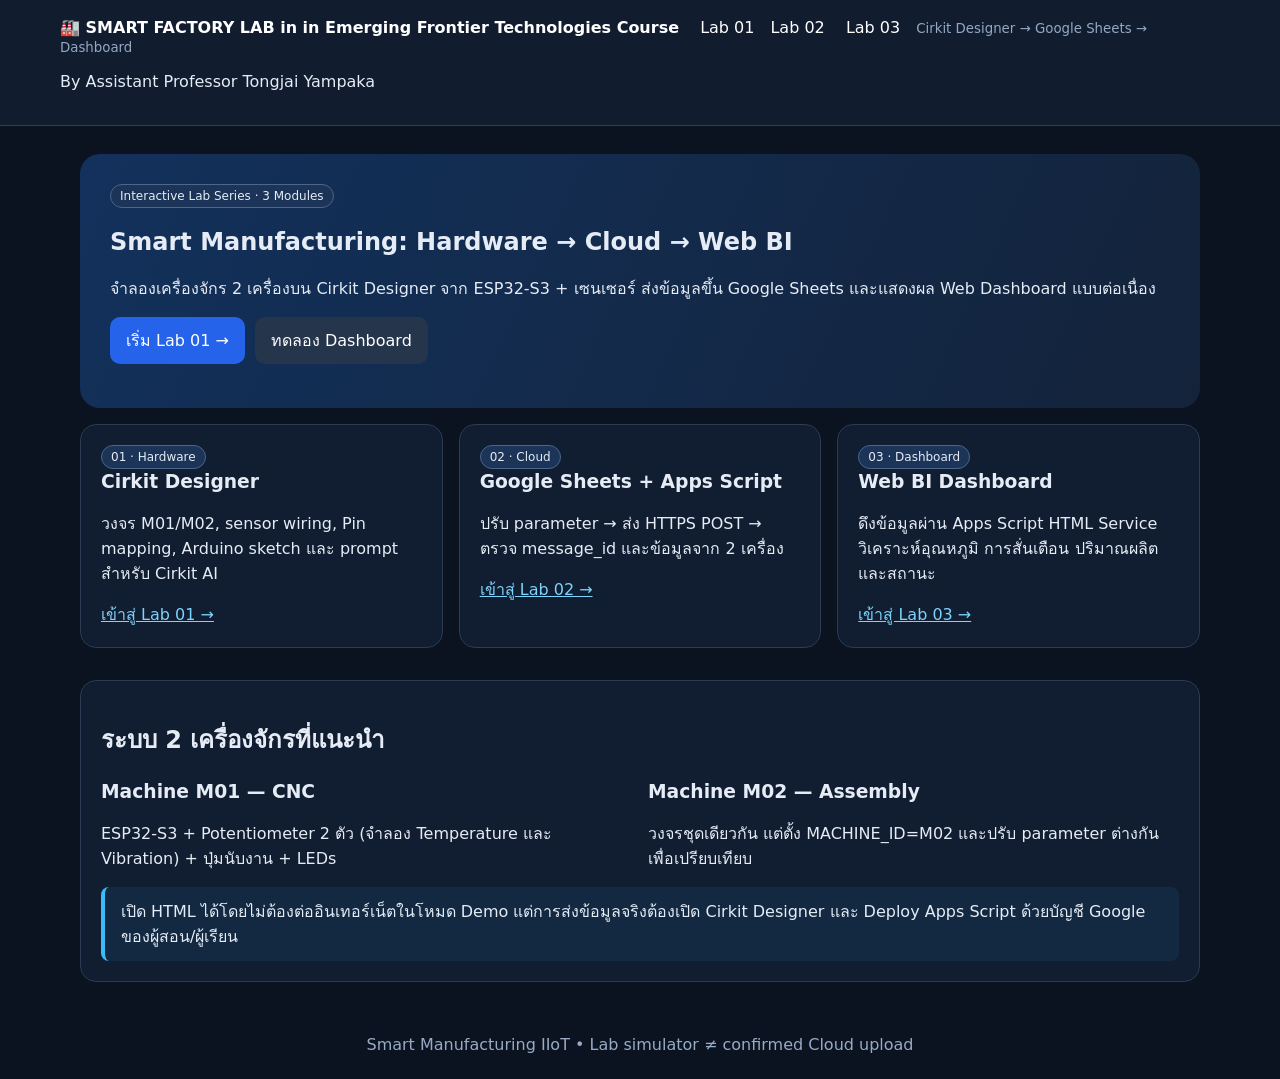
<file: index.html>
<!doctype html>
<html lang="th">
  <head>
    <meta charset="utf-8" />
    <meta name="viewport" content="width=device-width,initial-scale=1" />
    <title>Smart Factory · Portal</title>
    <meta
      name="description"
      content="Interactive Smart Manufacturing IoT Labs: Hardware Design with Cirkit Designer, Google Sheets Cloud Integration และ Web BI Dashboard สำหรับเครื่องจักร M01/M02"
    />
    <meta property="og:type" content="website" />
    <meta property="og:locale" content="th_TH" />
    <meta property="og:site_name" content="Smart Manufacturing IoT Labs" />
    <meta
      property="og:title"
      content="Smart Manufacturing IoT Labs | Hardware · Cloud · BI"
    />
    <meta
      property="og:description"
      content="3 Interactive Labs: ออกแบบวงจร ESP32-S3 ด้วย Cirkit Designer ส่งข้อมูลเครื่องจักร 2 เครื่องขึ้น Google Sheets และสร้าง Web BI Dashboard"
    />
    <meta
      property="og:url"
      content="https://tongjai-yampaka.github.io/smart-factory-iot/"
    />
    <meta
      property="og:image"
      content="https://tongjai-yampaka.github.io/smart-factory-iot/cover.jpg"
    />
    <meta
      property="og:image:secure_url"
      content="https://tongjai-yampaka.github.io/smart-factory-iot/cover.jpg"
    />
    <meta property="og:image:type" content="image/jpeg" />
    <meta property="og:image:width" content="1200" />
    <meta property="og:image:height" content="630" />
    <meta
      property="og:image:alt"
      content="ภาพหน้าปกหลักสูตร Smart Manufacturing IoT Labs แสดง ESP32-S3, Smart Factory และ BI Dashboard"
    />
    <meta name="twitter:card" content="summary_large_image" />
    <meta name="twitter:title" content="Smart Manufacturing IoT Labs" />
    <meta
      name="twitter:image"
      content="https://tongjai-yampaka.github.io/smart-factory-iot/cover.jpg"
    />
    <link rel="stylesheet" href="assets/style.css" />
  </head>
  <body>
    <header>
      <a href="index.html"><b>🏭 SMART FACTORY LAB in in Emerging Frontier Technologies Course</b></a>
      <a href="lab01.html">Lab 01</a><a href="lab02.html">Lab 02</a>
      <a href="lab03.html">Lab 03</a><small>Cirkit Designer → Google Sheets → Dashboard</small>
      <p>By Assistant Professor Tongjai Yampaka</p>
    </header>
    <main class="wrap">
      <section class="hero">
        <span class="chip">Interactive Lab Series · 3 Modules</span>
        <h1>Smart Manufacturing: Hardware → Cloud → Web BI</h1>
        <p>
          จำลองเครื่องจักร 2 เครื่องบน Cirkit Designer จาก ESP32-S3 + เซนเซอร์
          ส่งข้อมูลขึ้น Google Sheets และแสดงผล Web Dashboard แบบต่อเนื่อง
        </p>
        <div class="actions">
          <a href="lab01.html"><button>เริ่ม Lab 01 →</button></a
          ><a href="lab03.html"
            ><button class="secondary">ทดลอง Dashboard</button></a
          >
        </div>
      </section>
      <div class="grid">
        <section class="card">
          <span class="chip">01 · Hardware</span>
          <h3>Cirkit Designer</h3>
          <p>
            วงจร M01/M02, sensor wiring, Pin mapping, Arduino sketch และ prompt
            สำหรับ Cirkit AI
          </p>
          <a href="lab01.html">เข้าสู่ Lab 01 →</a>
        </section>
        <section class="card">
          <span class="chip">02 · Cloud</span>
          <h3>Google Sheets + Apps Script</h3>
          <p>
            ปรับ parameter → ส่ง HTTPS POST → ตรวจ message_id และข้อมูลจาก 2
            เครื่อง
          </p>
          <a href="lab02.html">เข้าสู่ Lab 02 →</a>
        </section>
        <section class="card">
          <span class="chip">03 · Dashboard</span>
          <h3>Web BI Dashboard</h3>
          <p>
            ดึงข้อมูลผ่าน Apps Script HTML Service วิเคราะห์อุณหภูมิ
            การสั่นเตือน ปริมาณผลิต และสถานะ
          </p>
          <a href="lab03.html">เข้าสู่ Lab 03 →</a>
        </section>
      </div>
      <section class="panel">
        <h2>ระบบ 2 เครื่องจักรที่แนะนำ</h2>
        <div class="grid">
          <div>
            <h3>Machine M01 — CNC</h3>
            <p>
              ESP32-S3 + Potentiometer 2 ตัว (จำลอง Temperature และ Vibration) +
              ปุ่มนับงาน + LEDs
            </p>
          </div>
          <div>
            <h3>Machine M02 — Assembly</h3>
            <p>
              วงจรชุดเดียวกัน แต่ตั้ง MACHINE_ID=M02 และปรับ parameter
              ต่างกันเพื่อเปรียบเทียบ
            </p>
          </div>
        </div>
        <div class="notice">
          เปิด HTML ได้โดยไม่ต้องต่ออินเทอร์เน็ตในโหมด Demo
          แต่การส่งข้อมูลจริงต้องเปิด Cirkit Designer และ Deploy Apps Script
          ด้วยบัญชี Google ของผู้สอน/ผู้เรียน
        </div>
      </section>
    </main>
    <footer>
      Smart Manufacturing IIoT • Lab simulator ≠ confirmed Cloud upload
    </footer>
    <script src="assets/app.js"></script>
    <script></script>
  </body>
</html>
</file>
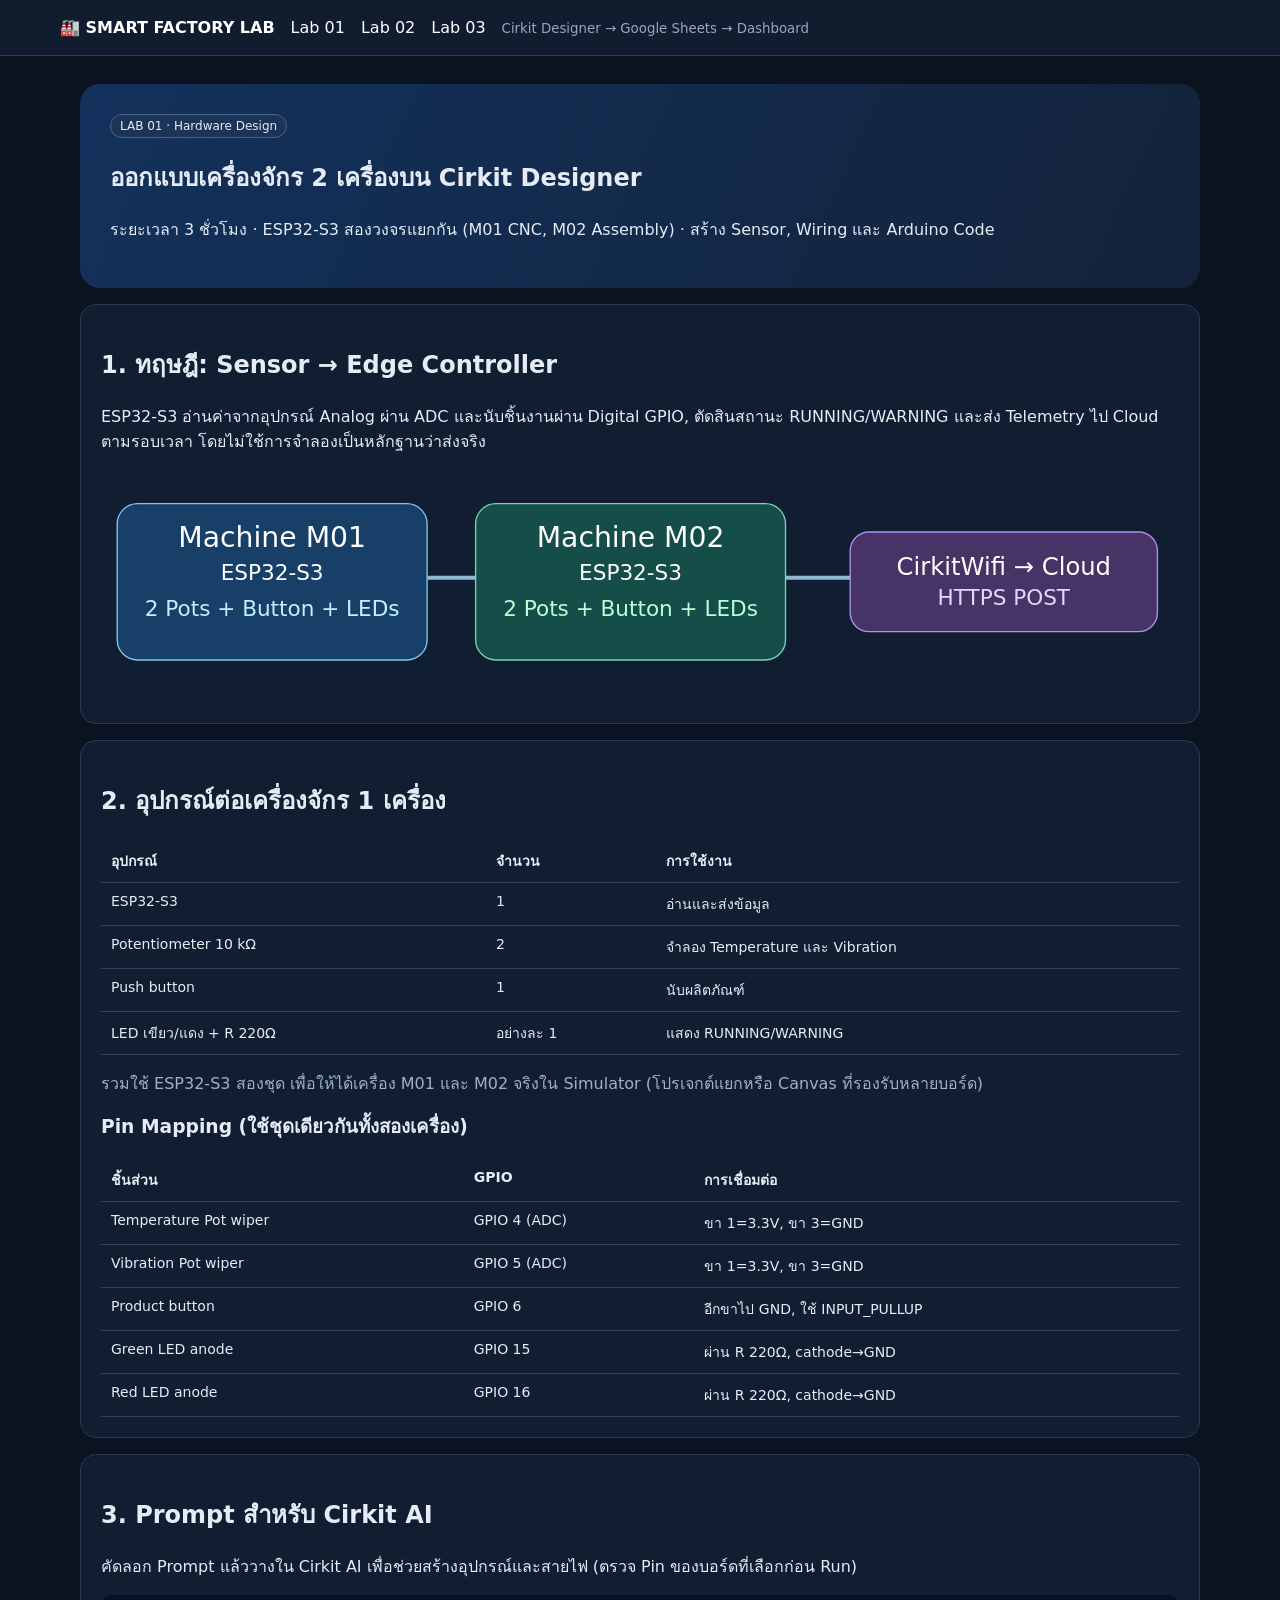
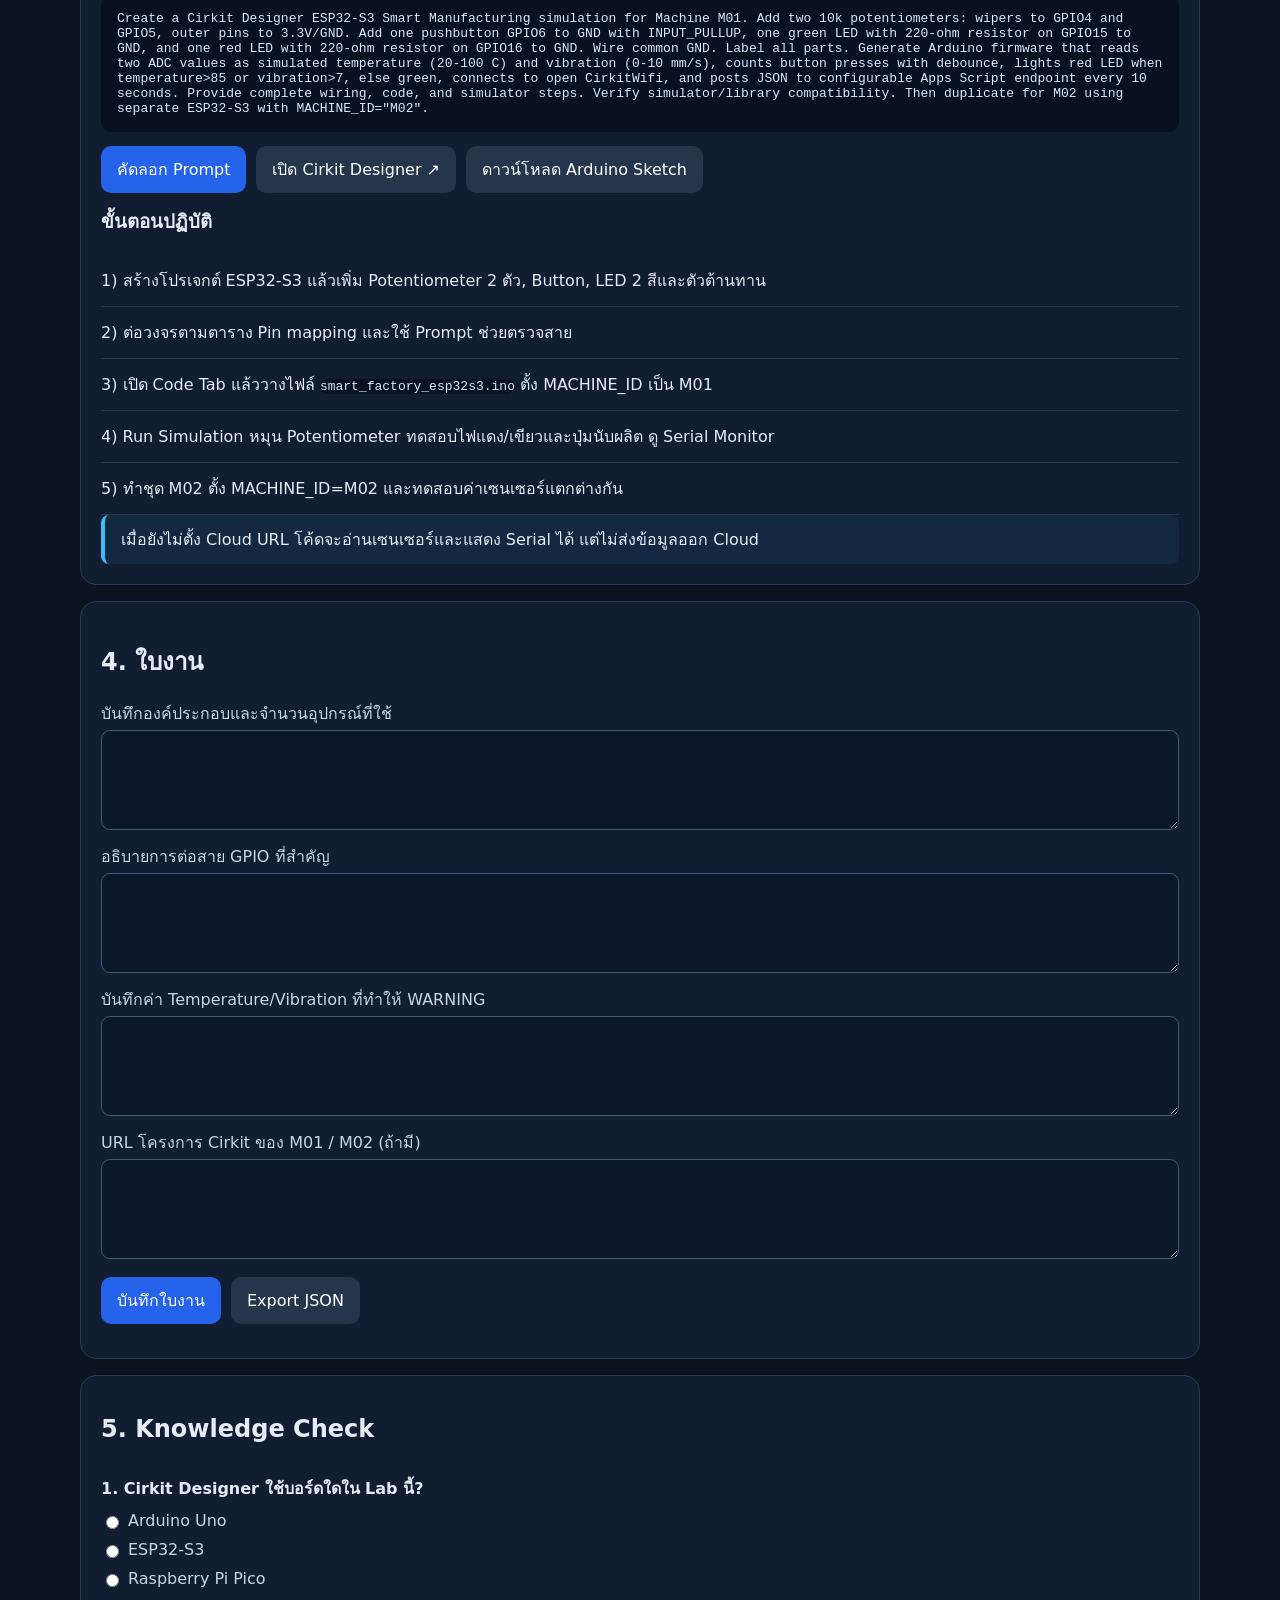
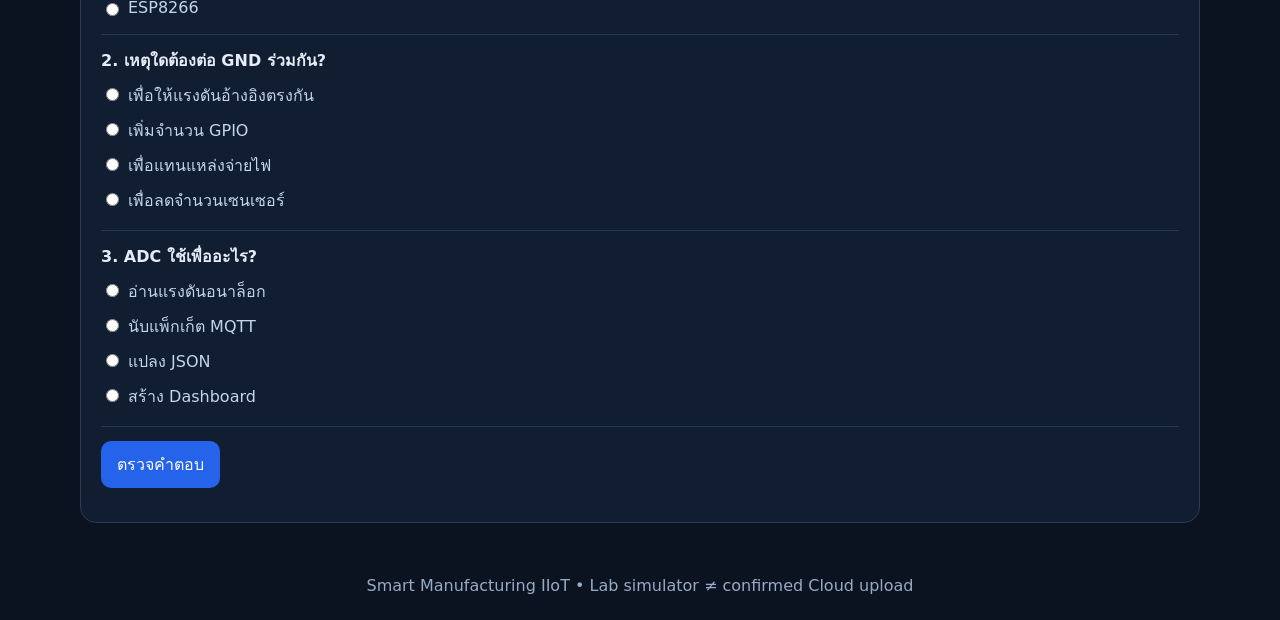
<file: lab01.html>
<!doctype html><html lang="th"><head><meta charset="utf-8"><meta name="viewport" content="width=device-width,initial-scale=1"><title>Lab 01 · Hardware</title><link rel="stylesheet" href="assets/style.css"></head><body><header><a href="index.html"><b>🏭 SMART FACTORY LAB</b></a><a href="lab01.html">Lab 01</a><a href="lab02.html">Lab 02</a><a href="lab03.html">Lab 03</a><small>Cirkit Designer → Google Sheets → Dashboard</small></header><main class="wrap"><section class="hero"><span class="chip">LAB 01 · Hardware Design</span><h1>ออกแบบเครื่องจักร 2 เครื่องบน Cirkit Designer</h1><p>ระยะเวลา 3 ชั่วโมง · ESP32-S3 สองวงจรแยกกัน (M01 CNC, M02 Assembly) · สร้าง Sensor, Wiring และ Arduino Code</p></section><section class="panel"><h2>1. ทฤษฎี: Sensor → Edge Controller</h2><p>ESP32-S3 อ่านค่าจากอุปกรณ์ Analog ผ่าน ADC และนับชิ้นงานผ่าน Digital GPIO, ตัดสินสถานะ RUNNING/WARNING และส่ง Telemetry ไป Cloud ตามรอบเวลา โดยไม่ใช้การจำลองเป็นหลักฐานว่าส่งจริง</p><div class="svgWrap"><svg viewBox="0 0 800 170"><rect x="12" y="25" width="230" height="116" rx="15" fill="#183f67" stroke="#80c5ef"/><text x="127" y="57" font-size="21" fill="white" text-anchor="middle">Machine M01</text><text x="127" y="82" fill="white" text-anchor="middle">ESP32-S3</text><text x="127" y="108" fill="#bef2ff" text-anchor="middle">2 Pots + Button + LEDs</text><rect x="278" y="25" width="230" height="116" rx="15" fill="#154d49" stroke="#79d4bb"/><text x="393" y="57" font-size="21" fill="white" text-anchor="middle">Machine M02</text><text x="393" y="82" fill="white" text-anchor="middle">ESP32-S3</text><text x="393" y="108" fill="#b8ffdb" text-anchor="middle">2 Pots + Button + LEDs</text><rect x="556" y="46" width="228" height="74" rx="14" fill="#473365" stroke="#aa93ee"/><text x="670" y="78" font-size="18" fill="white" text-anchor="middle">CirkitWifi → Cloud</text><text x="670" y="100" fill="#e5d5ff" text-anchor="middle">HTTPS POST</text><path d="M242 80H278M508 80H556" stroke="#91b8d1" stroke-width="3"/></svg></div></section><section class="panel"><h2>2. อุปกรณ์ต่อเครื่องจักร 1 เครื่อง</h2><table><tr><th>อุปกรณ์</th><th>จำนวน</th><th>การใช้งาน</th></tr><tr><td>ESP32-S3</td><td>1</td><td>อ่านและส่งข้อมูล</td></tr><tr><td>Potentiometer 10 kΩ</td><td>2</td><td>จำลอง Temperature และ Vibration</td></tr><tr><td>Push button</td><td>1</td><td>นับผลิตภัณฑ์</td></tr><tr><td>LED เขียว/แดง + R 220Ω</td><td>อย่างละ 1</td><td>แสดง RUNNING/WARNING</td></tr></table><p class="muted">รวมใช้ ESP32-S3 สองชุด เพื่อให้ได้เครื่อง M01 และ M02 จริงใน Simulator (โปรเจกต์แยกหรือ Canvas ที่รองรับหลายบอร์ด)</p><h3>Pin Mapping (ใช้ชุดเดียวกันทั้งสองเครื่อง)</h3><table><tr><th>ชิ้นส่วน</th><th>GPIO</th><th>การเชื่อมต่อ</th></tr><tr><td>Temperature Pot wiper</td><td>GPIO 4 (ADC)</td><td>ขา 1=3.3V, ขา 3=GND</td></tr><tr><td>Vibration Pot wiper</td><td>GPIO 5 (ADC)</td><td>ขา 1=3.3V, ขา 3=GND</td></tr><tr><td>Product button</td><td>GPIO 6</td><td>อีกขาไป GND, ใช้ INPUT_PULLUP</td></tr><tr><td>Green LED anode</td><td>GPIO 15</td><td>ผ่าน R 220Ω, cathode→GND</td></tr><tr><td>Red LED anode</td><td>GPIO 16</td><td>ผ่าน R 220Ω, cathode→GND</td></tr></table></section><section class="panel"><h2>3. Prompt สำหรับ Cirkit AI</h2><p>คัดลอก Prompt แล้ววางใน Cirkit AI เพื่อช่วยสร้างอุปกรณ์และสายไฟ (ตรวจ Pin ของบอร์ดที่เลือกก่อน Run)</p><pre id="prompt">Create a Cirkit Designer ESP32-S3 Smart Manufacturing simulation for Machine M01. Add two 10k potentiometers: wipers to GPIO4 and GPIO5, outer pins to 3.3V/GND. Add one pushbutton GPIO6 to GND with INPUT_PULLUP, one green LED with 220-ohm resistor on GPIO15 to GND, and one red LED with 220-ohm resistor on GPIO16 to GND. Wire common GND. Label all parts. Generate Arduino firmware that reads two ADC values as simulated temperature (20-100 C) and vibration (0-10 mm/s), counts button presses with debounce, lights red LED when temperature&gt;85 or vibration&gt;7, else green, connects to open CirkitWifi, and posts JSON to configurable Apps Script endpoint every 10 seconds. Provide complete wiring, code, and simulator steps. Verify simulator/library compatibility. Then duplicate for M02 using separate ESP32-S3 with MACHINE_ID="M02".</pre><div class="actions"><button onclick="navigator.clipboard.writeText(document.getElementById('prompt').innerText).then(()=>alert('คัดลอกแล้ว'))">คัดลอก Prompt</button><a href="https://www.cirkitdesigner.com/esp32-simulator" target="_blank" rel="noopener"><button class="secondary">เปิด Cirkit Designer ↗</button></a><a href="firmware/smart_factory_esp32s3.ino" download><button class="secondary">ดาวน์โหลด Arduino Sketch</button></a></div><h3>ขั้นตอนปฏิบัติ</h3><div class="step">1) สร้างโปรเจกต์ ESP32-S3 แล้วเพิ่ม Potentiometer 2 ตัว, Button, LED 2 สีและตัวต้านทาน</div><div class="step">2) ต่อวงจรตามตาราง Pin mapping และใช้ Prompt ช่วยตรวจสาย</div><div class="step">3) เปิด Code Tab แล้ววางไฟล์ <code>smart_factory_esp32s3.ino</code> ตั้ง MACHINE_ID เป็น M01</div><div class="step">4) Run Simulation หมุน Potentiometer ทดสอบไฟแดง/เขียวและปุ่มนับผลิต ดู Serial Monitor</div><div class="step">5) ทำชุด M02 ตั้ง MACHINE_ID=M02 และทดสอบค่าเซนเซอร์แตกต่างกัน</div><div class="notice">เมื่อยังไม่ตั้ง Cloud URL โค้ดจะอ่านเซนเซอร์และแสดง Serial ได้ แต่ไม่ส่งข้อมูลออก Cloud</div></section><section class="panel"><h2>4. ใบงาน</h2><label>บันทึกองค์ประกอบและจำนวนอุปกรณ์ที่ใช้</label><textarea data-answer="components"></textarea><label>อธิบายการต่อสาย GPIO ที่สำคัญ</label><textarea data-answer="wiring"></textarea><label>บันทึกค่า Temperature/Vibration ที่ทำให้ WARNING</label><textarea data-answer="alarm"></textarea><label>URL โครงการ Cirkit ของ M01 / M02 (ถ้ามี)</label><textarea data-answer="project_links"></textarea><div class="actions"><button onclick="readWorksheet(1)">บันทึกใบงาน</button><button class="secondary" onclick="exportWorksheet(1)">Export JSON</button></div></section><section class="panel quiz"><h2>5. Knowledge Check</h2><div id="quiz"></div></section></main><footer>Smart Manufacturing IIoT • Lab simulator ≠ confirmed Cloud upload</footer><script src="assets/app.js"></script><script>restoreWorksheet(1);renderQuiz(1)</script></body></html>
</file>
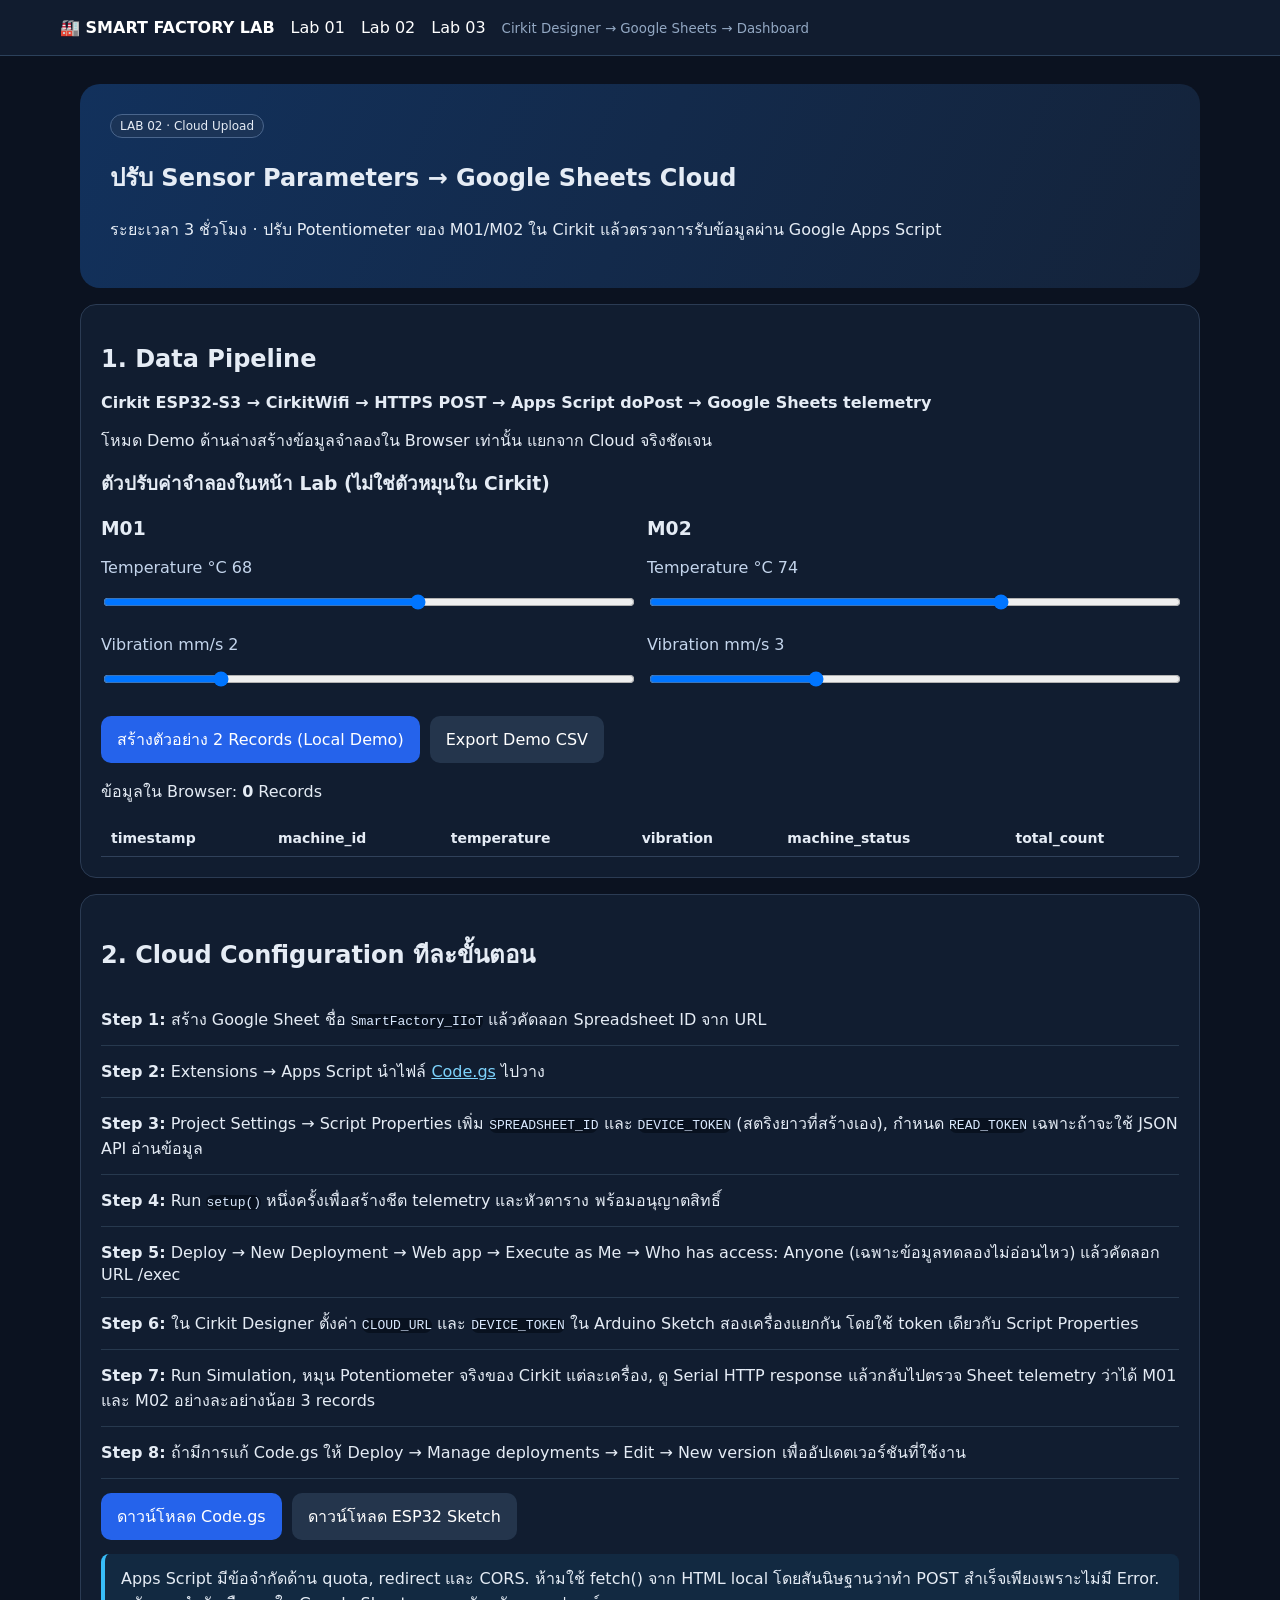
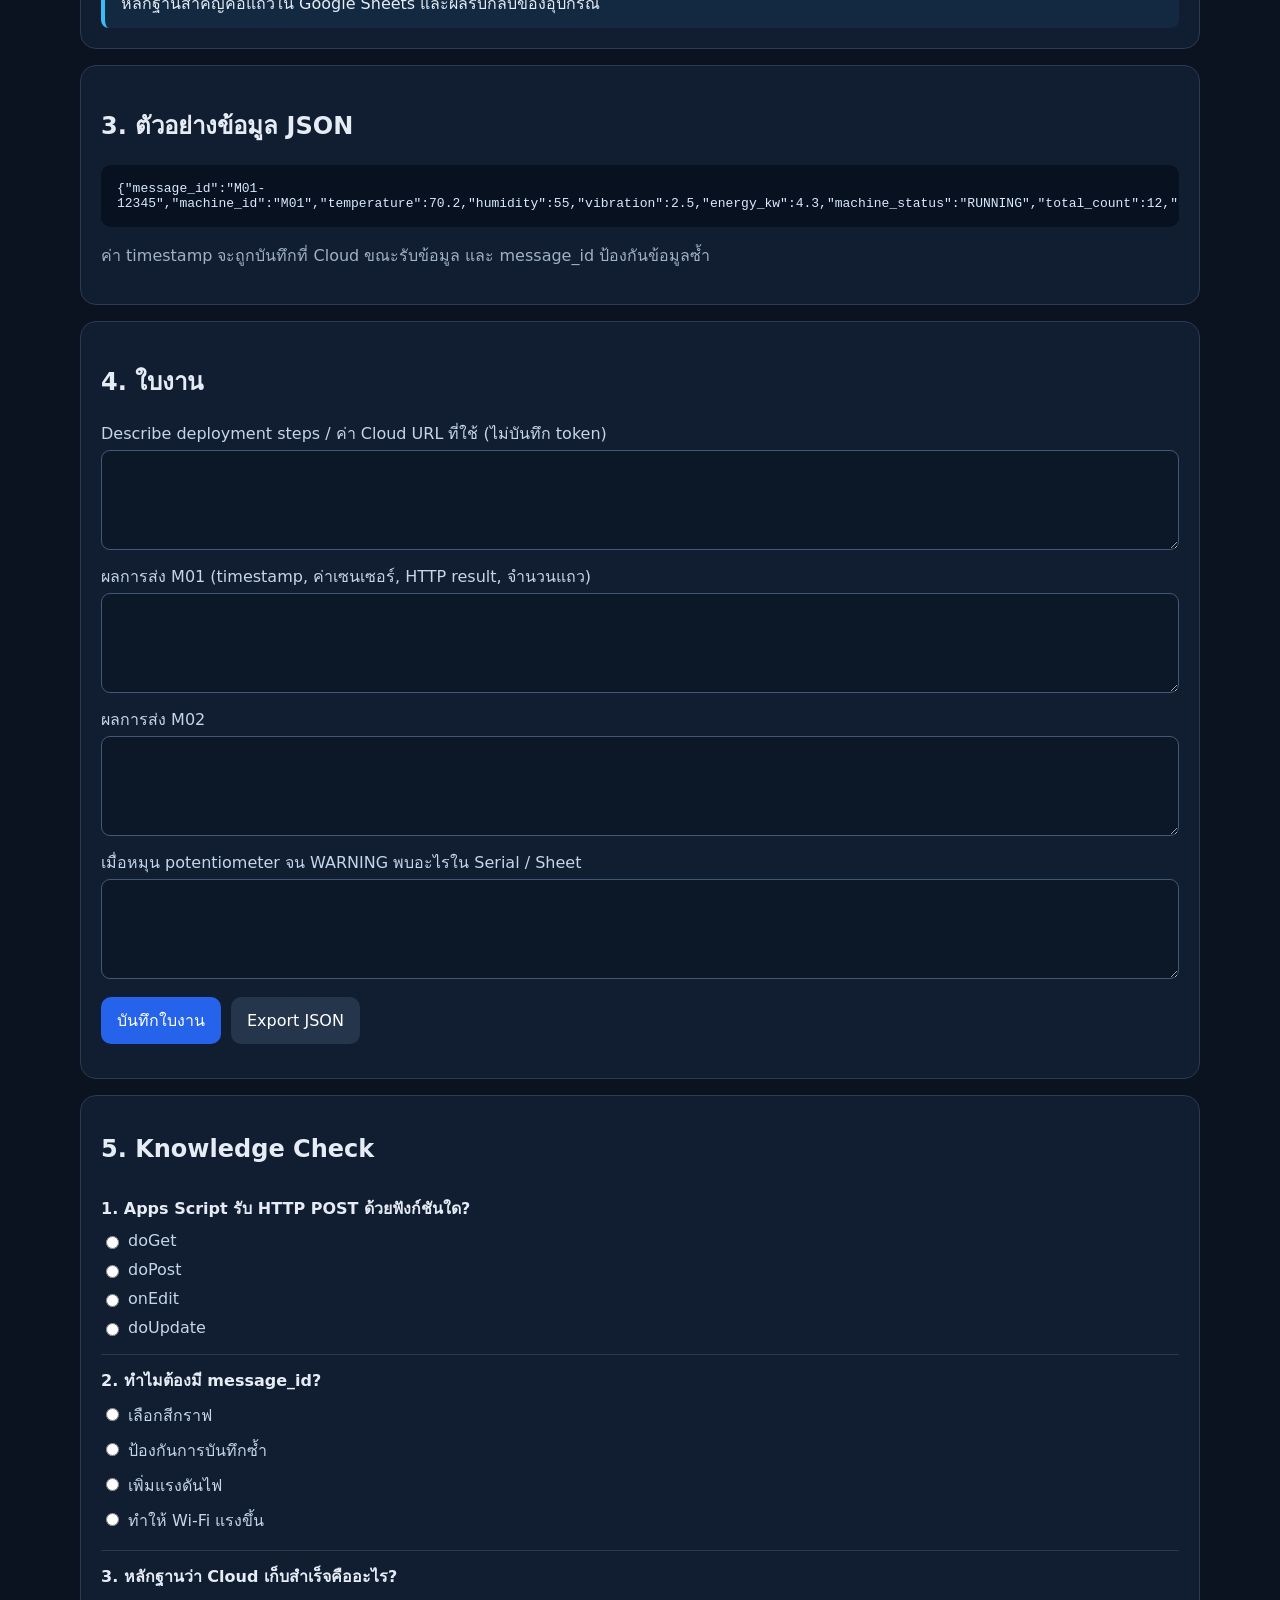
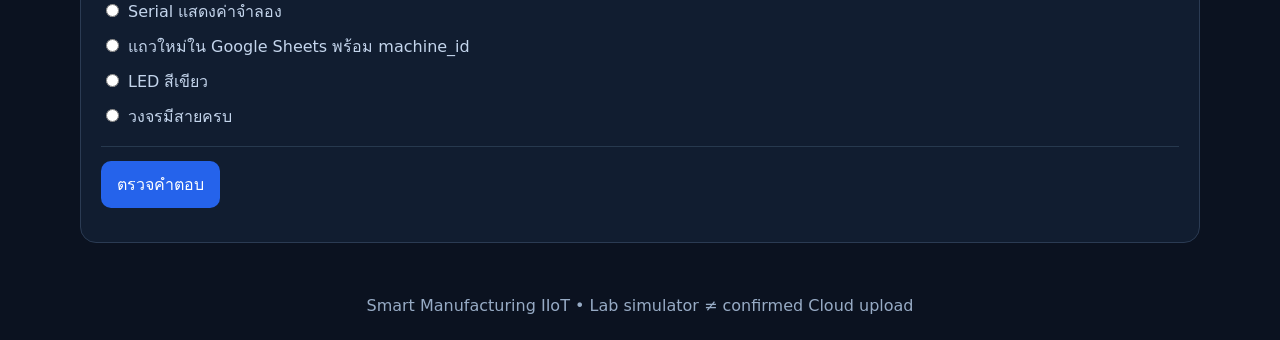
<file: lab02.html>
<!doctype html><html lang="th"><head><meta charset="utf-8"><meta name="viewport" content="width=device-width,initial-scale=1"><title>Lab 02 · Cloud Upload</title><link rel="stylesheet" href="assets/style.css"></head><body><header><a href="index.html"><b>🏭 SMART FACTORY LAB</b></a><a href="lab01.html">Lab 01</a><a href="lab02.html">Lab 02</a><a href="lab03.html">Lab 03</a><small>Cirkit Designer → Google Sheets → Dashboard</small></header><main class="wrap"><section class="hero"><span class="chip">LAB 02 · Cloud Upload</span><h1>ปรับ Sensor Parameters → Google Sheets Cloud</h1><p>ระยะเวลา 3 ชั่วโมง · ปรับ Potentiometer ของ M01/M02 ใน Cirkit แล้วตรวจการรับข้อมูลผ่าน Google Apps Script</p></section><section class="panel"><h2>1. Data Pipeline</h2><p><b>Cirkit ESP32-S3 → CirkitWifi → HTTPS POST → Apps Script doPost → Google Sheets telemetry</b></p><p>โหมด Demo ด้านล่างสร้างข้อมูลจำลองใน Browser เท่านั้น แยกจาก Cloud จริงชัดเจน</p><h3>ตัวปรับค่าจำลองในหน้า Lab (ไม่ใช่ตัวหมุนใน Cirkit)</h3><div class="cols"><div><h3>M01</h3><label>Temperature °C <output id="t1">68</output></label><input type="range" id="temp1" min="20" max="100" value="68" oninput="t1.textContent=this.value"><label>Vibration mm/s <output id="v1">2</output></label><input type="range" id="vib1" min="0" max="10" step=".1" value="2" oninput="v1.textContent=this.value"></div><div><h3>M02</h3><label>Temperature °C <output id="t2">74</output></label><input type="range" id="temp2" min="20" max="100" value="74" oninput="t2.textContent=this.value"><label>Vibration mm/s <output id="v2">3</output></label><input type="range" id="vib2" min="0" max="10" step=".1" value="3" oninput="v2.textContent=this.value"></div></div><div class="actions"><button onclick="addDemo()">สร้างตัวอย่าง 2 Records (Local Demo)</button><button class="secondary" onclick="download('demo_telemetry.csv',['message_id,machine_id,timestamp,temperature,humidity,vibration,energy_kw,machine_status,total_count,good_count,defect_count',...(load().demo||[]).map(x=>['message_id','machine_id','timestamp','temperature','humidity','vibration','energy_kw','machine_status','total_count','good_count','defect_count'].map(k=>x[k]).join(','))].join('\n'),'text/csv')">Export Demo CSV</button></div><p>ข้อมูลใน Browser: <b id="demoCount">0</b> Records</p><div id="demoRows"></div></section><section class="panel"><h2>2. Cloud Configuration ทีละขั้นตอน</h2><div class="step"><b>Step 1:</b> สร้าง Google Sheet ชื่อ <code>SmartFactory_IIoT</code> แล้วคัดลอก Spreadsheet ID จาก URL</div><div class="step"><b>Step 2:</b> Extensions → Apps Script นำไฟล์ <a href="cloud/Code.gs" download>Code.gs</a> ไปวาง</div><div class="step"><b>Step 3:</b> Project Settings → Script Properties เพิ่ม <code>SPREADSHEET_ID</code> และ <code>DEVICE_TOKEN</code> (สตริงยาวที่สร้างเอง), กำหนด <code>READ_TOKEN</code> เฉพาะถ้าจะใช้ JSON API อ่านข้อมูล</div><div class="step"><b>Step 4:</b> Run <code>setup()</code> หนึ่งครั้งเพื่อสร้างชีต telemetry และหัวตาราง พร้อมอนุญาตสิทธิ์</div><div class="step"><b>Step 5:</b> Deploy → New Deployment → Web app → Execute as Me → Who has access: Anyone (เฉพาะข้อมูลทดลองไม่อ่อนไหว) แล้วคัดลอก URL /exec</div><div class="step"><b>Step 6:</b> ใน Cirkit Designer ตั้งค่า <code>CLOUD_URL</code> และ <code>DEVICE_TOKEN</code> ใน Arduino Sketch สองเครื่องแยกกัน โดยใช้ token เดียวกับ Script Properties</div><div class="step"><b>Step 7:</b> Run Simulation, หมุน Potentiometer จริงของ Cirkit แต่ละเครื่อง, ดู Serial HTTP response แล้วกลับไปตรวจ Sheet telemetry ว่าได้ M01 และ M02 อย่างละอย่างน้อย 3 records</div><div class="step"><b>Step 8:</b> ถ้ามีการแก้ Code.gs ให้ Deploy → Manage deployments → Edit → New version เพื่ออัปเดตเวอร์ชันที่ใช้งาน</div><div class="actions"><a href="cloud/Code.gs" download><button>ดาวน์โหลด Code.gs</button></a><a href="firmware/smart_factory_esp32s3.ino" download><button class="secondary">ดาวน์โหลด ESP32 Sketch</button></a></div><div class="notice">Apps Script มีข้อจำกัดด้าน quota, redirect และ CORS. ห้ามใช้ fetch() จาก HTML local โดยสันนิษฐานว่าทำ POST สำเร็จเพียงเพราะไม่มี Error. หลักฐานสำคัญคือแถวใน Google Sheets และผลรับกลับของอุปกรณ์</div></section><section class="panel"><h2>3. ตัวอย่างข้อมูล JSON</h2><pre>{"message_id":"M01-12345","machine_id":"M01","temperature":70.2,"humidity":55,"vibration":2.5,"energy_kw":4.3,"machine_status":"RUNNING","total_count":12,"good_count":11,"defect_count":1,"device_token":"YOUR_DEVICE_TOKEN"}</pre><p class="muted">ค่า timestamp จะถูกบันทึกที่ Cloud ขณะรับข้อมูล และ message_id ป้องกันข้อมูลซ้ำ</p></section><section class="panel"><h2>4. ใบงาน</h2><label>Describe deployment steps / ค่า Cloud URL ที่ใช้ (ไม่บันทึก token)</label><textarea data-answer="deployment"></textarea><label>ผลการส่ง M01 (timestamp, ค่าเซนเซอร์, HTTP result, จำนวนแถว)</label><textarea data-answer="M01_cloud"></textarea><label>ผลการส่ง M02</label><textarea data-answer="M02_cloud"></textarea><label>เมื่อหมุน potentiometer จน WARNING พบอะไรใน Serial / Sheet</label><textarea data-answer="observations"></textarea><div class="actions"><button onclick="readWorksheet(2)">บันทึกใบงาน</button><button class="secondary" onclick="exportWorksheet(2)">Export JSON</button></div></section><section class="panel quiz"><h2>5. Knowledge Check</h2><div id="quiz"></div></section></main><footer>Smart Manufacturing IIoT • Lab simulator ≠ confirmed Cloud upload</footer><script src="assets/app.js"></script><script>restoreWorksheet(2);renderQuiz(2);renderDemo()</script></body></html>
</file>
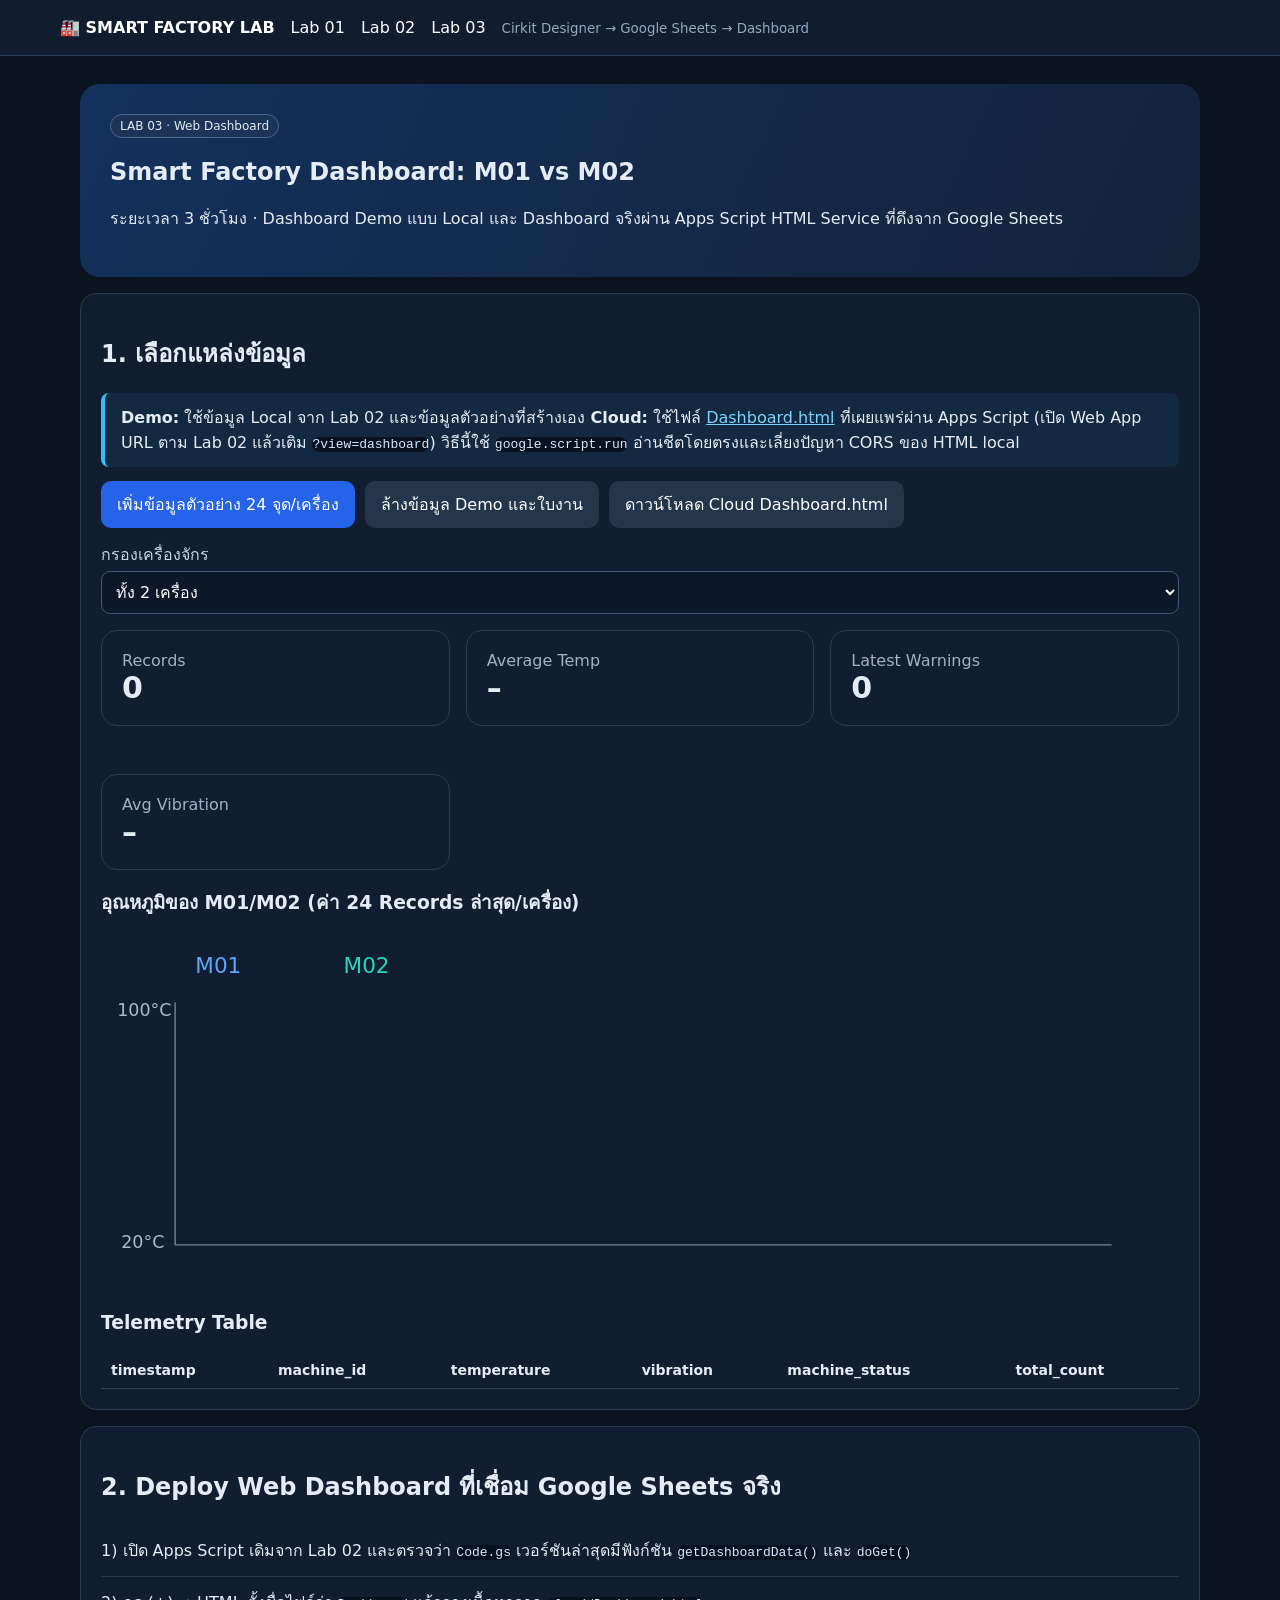
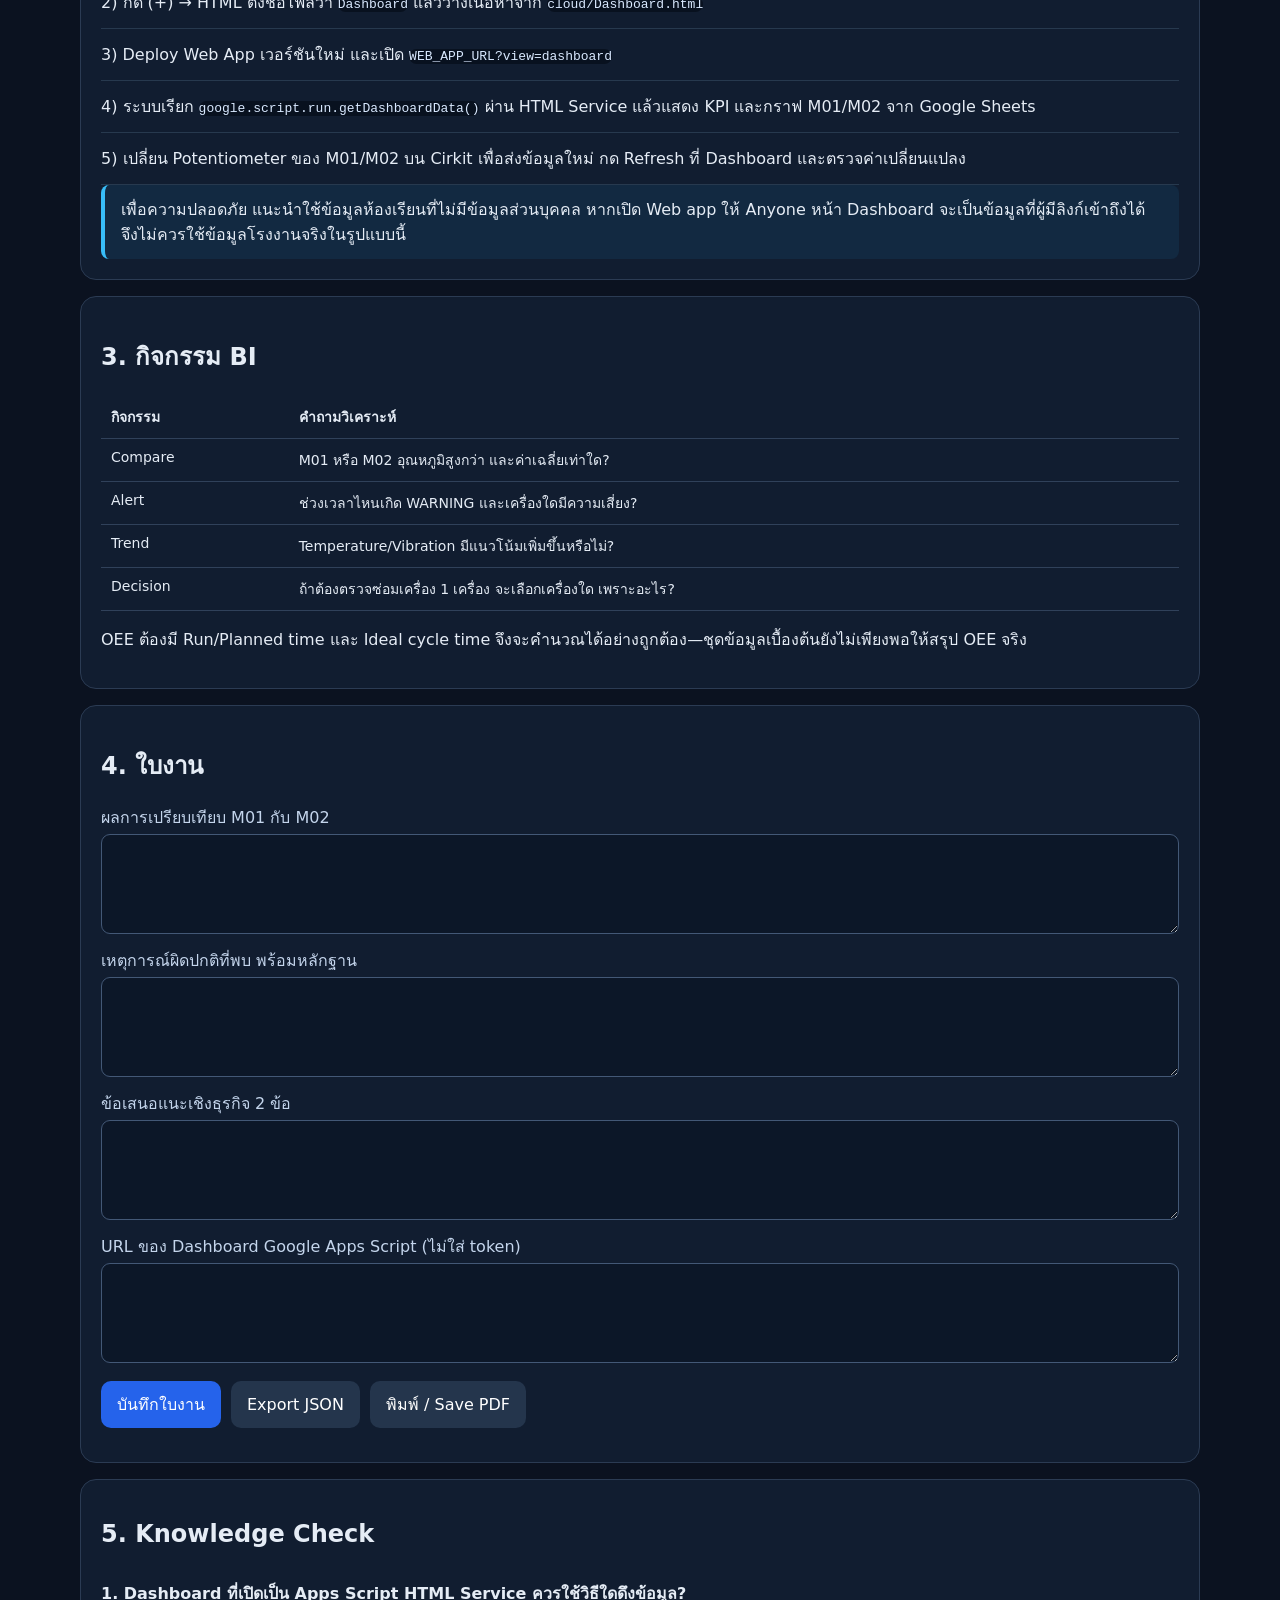
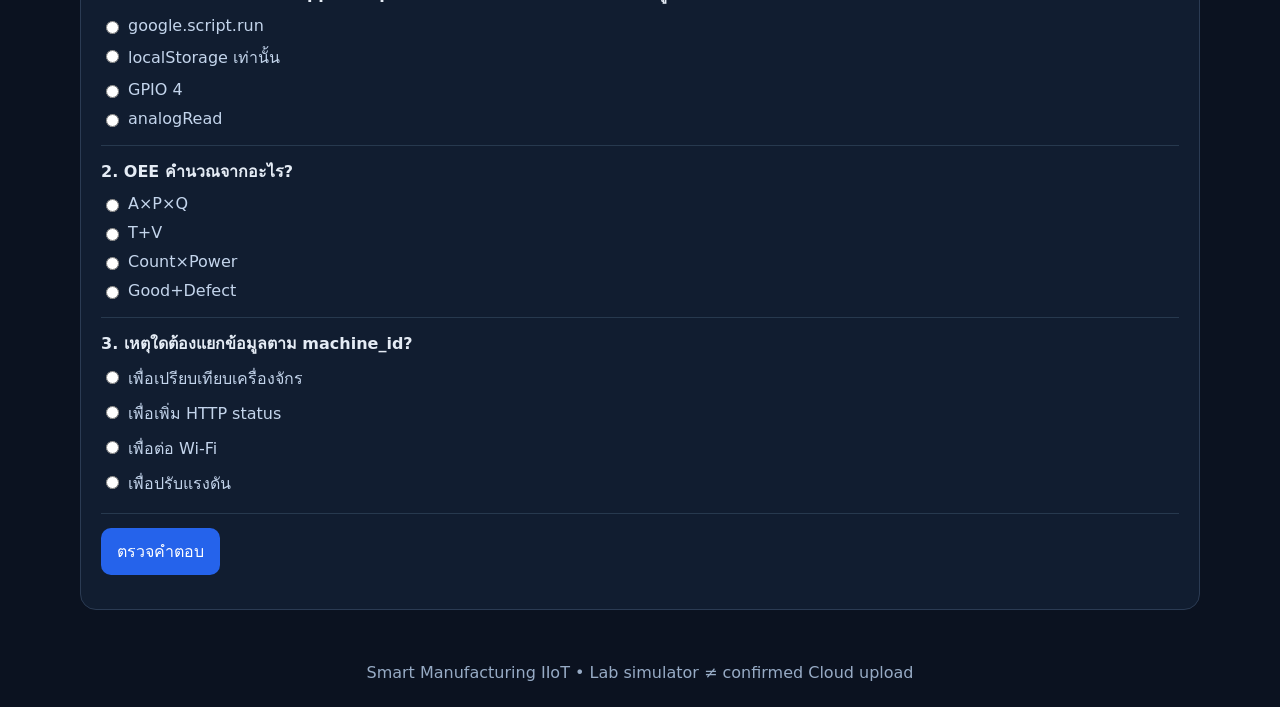
<file: lab03.html>
<!doctype html><html lang="th"><head><meta charset="utf-8"><meta name="viewport" content="width=device-width,initial-scale=1"><title>Lab 03 · Dashboard</title><link rel="stylesheet" href="assets/style.css"></head><body><header><a href="index.html"><b>🏭 SMART FACTORY LAB</b></a><a href="lab01.html">Lab 01</a><a href="lab02.html">Lab 02</a><a href="lab03.html">Lab 03</a><small>Cirkit Designer → Google Sheets → Dashboard</small></header><main class="wrap"><section class="hero"><span class="chip">LAB 03 · Web Dashboard</span><h1>Smart Factory Dashboard: M01 vs M02</h1><p>ระยะเวลา 3 ชั่วโมง · Dashboard Demo แบบ Local และ Dashboard จริงผ่าน Apps Script HTML Service ที่ดึงจาก Google Sheets</p></section><section class="panel"><h2>1. เลือกแหล่งข้อมูล</h2><div class="notice"><b>Demo:</b> ใช้ข้อมูล Local จาก Lab 02 และข้อมูลตัวอย่างที่สร้างเอง <b>Cloud:</b> ใช้ไฟล์ <a href="cloud/Dashboard.html" download>Dashboard.html</a> ที่เผยแพร่ผ่าน Apps Script (เปิด Web App URL ตาม Lab 02 แล้วเติม <code>?view=dashboard</code>) วิธีนี้ใช้ <code>google.script.run</code> อ่านชีตโดยตรงและเลี่ยงปัญหา CORS ของ HTML local</div><div class="actions"><button onclick="seedDemo()">เพิ่มข้อมูลตัวอย่าง 24 จุด/เครื่อง</button><button class="secondary" onclick="localStorage.removeItem('smart_factory_cirkit_v3');location.reload()">ล้างข้อมูล Demo และใบงาน</button><a href="cloud/Dashboard.html" download><button class="secondary">ดาวน์โหลด Cloud Dashboard.html</button></a></div><label>กรองเครื่องจักร</label><select id="filter" onchange="dash()"><option value="ALL">ทั้ง 2 เครื่อง</option><option value="M01">M01</option><option value="M02">M02</option></select><div class="grid"><div class="card"><div class="muted">Records</div><div class="big" id="k1">0</div></div><div class="card"><div class="muted">Average Temp</div><div class="big" id="k2">–</div></div><div class="card"><div class="muted">Latest Warnings</div><div class="big" id="k3">–</div></div><div class="card"><div class="muted">Avg Vibration</div><div class="big" id="k4">–</div></div></div><h3>อุณหภูมิของ M01/M02 (ค่า 24 Records ล่าสุด/เครื่อง)</h3><div id="chart" class="svgWrap"></div><h3>Telemetry Table</h3><div id="dataTable"></div></section><section class="panel"><h2>2. Deploy Web Dashboard ที่เชื่อม Google Sheets จริง</h2><div class="step">1) เปิด Apps Script เดิมจาก Lab 02 และตรวจว่า <code>Code.gs</code> เวอร์ชันล่าสุดมีฟังก์ชัน <code>getDashboardData()</code> และ <code>doGet()</code></div><div class="step">2) กด (+) → HTML ตั้งชื่อไฟล์ว่า <code>Dashboard</code> แล้ววางเนื้อหาจาก <code>cloud/Dashboard.html</code></div><div class="step">3) Deploy Web App เวอร์ชันใหม่ และเปิด <code>WEB_APP_URL?view=dashboard</code></div><div class="step">4) ระบบเรียก <code>google.script.run.getDashboardData()</code> ผ่าน HTML Service แล้วแสดง KPI และกราฟ M01/M02 จาก Google Sheets</div><div class="step">5) เปลี่ยน Potentiometer ของ M01/M02 บน Cirkit เพื่อส่งข้อมูลใหม่ กด Refresh ที่ Dashboard และตรวจค่าเปลี่ยนแปลง</div><div class="notice">เพื่อความปลอดภัย แนะนำใช้ข้อมูลห้องเรียนที่ไม่มีข้อมูลส่วนบุคคล หากเปิด Web app ให้ Anyone หน้า Dashboard จะเป็นข้อมูลที่ผู้มีลิงก์เข้าถึงได้ จึงไม่ควรใช้ข้อมูลโรงงานจริงในรูปแบบนี้</div></section><section class="panel"><h2>3. กิจกรรม BI</h2><table><tr><th>กิจกรรม</th><th>คำถามวิเคราะห์</th></tr><tr><td>Compare</td><td>M01 หรือ M02 อุณหภูมิสูงกว่า และค่าเฉลี่ยเท่าใด?</td></tr><tr><td>Alert</td><td>ช่วงเวลาไหนเกิด WARNING และเครื่องใดมีความเสี่ยง?</td></tr><tr><td>Trend</td><td>Temperature/Vibration มีแนวโน้มเพิ่มขึ้นหรือไม่?</td></tr><tr><td>Decision</td><td>ถ้าต้องตรวจซ่อมเครื่อง 1 เครื่อง จะเลือกเครื่องใด เพราะอะไร?</td></tr></table><p>OEE ต้องมี Run/Planned time และ Ideal cycle time จึงจะคำนวณได้อย่างถูกต้อง—ชุดข้อมูลเบื้องต้นยังไม่เพียงพอให้สรุป OEE จริง</p></section><section class="panel"><h2>4. ใบงาน</h2><label>ผลการเปรียบเทียบ M01 กับ M02</label><textarea data-answer="comparison"></textarea><label>เหตุการณ์ผิดปกติที่พบ พร้อมหลักฐาน</label><textarea data-answer="warnings"></textarea><label>ข้อเสนอแนะเชิงธุรกิจ 2 ข้อ</label><textarea data-answer="decision"></textarea><label>URL ของ Dashboard Google Apps Script (ไม่ใส่ token)</label><textarea data-answer="dashboard"></textarea><div class="actions"><button onclick="readWorksheet(3)">บันทึกใบงาน</button><button class="secondary" onclick="exportWorksheet(3)">Export JSON</button><button class="secondary" onclick="window.print()">พิมพ์ / Save PDF</button></div></section><section class="panel quiz"><h2>5. Knowledge Check</h2><div id="quiz"></div></section></main><footer>Smart Manufacturing IIoT • Lab simulator ≠ confirmed Cloud upload</footer><script src="assets/app.js"></script><script>
function seedDemo(){let rows=load().demo||[];for(let i=0;i<24;i++){for(let m of ['M01','M02']){let r=machine(m,m==='M01'?65+i*.55:72+i*.45,m==='M01'?2+i*.08:3+i*.2);r.timestamp=new Date(Date.now()-(24-i)*60000).toISOString();rows.push(r)}}save({demo:rows});dash()}
function dash(){let all=load().demo||[],f=el('filter').value;let rows=all.filter(r=>f==='ALL'||r.machine_id===f);el('k1').textContent=rows.length;el('k2').textContent=rows.length?(rows.reduce((a,b)=>a+ +b.temperature,0)/rows.length).toFixed(1)+' °C':'–';el('k4').textContent=rows.length?(rows.reduce((a,b)=>a+ +b.vibration,0)/rows.length).toFixed(2)+' mm/s':'–';let last={};for(let x of rows)last[x.machine_id]=x;el('k3').textContent=Object.values(last).filter(x=>x.machine_status==='WARNING').length;el('dataTable').innerHTML=rowsTable(rows);let series=['M01','M02'].filter(m=>f==='ALL'||m===f).map(m=>({m,v:all.filter(x=>x.machine_id===m).slice(-24).map(x=>+x.temperature)}));let paths=series.map((s,idx)=>{let vals=s.v;let points=vals.map((v,i)=>`${55+i*680/Math.max(vals.length-1,1)},${230-Math.max(0,Math.min(130,(v-20)*1.8))}`).join(' ');return `<polyline points="${points}" fill="none" stroke="${idx?'#2dd4bf':'#60a5fa'}" stroke-width="3"/><text x="${70+idx*110}" y="28" fill="${idx?'#2dd4bf':'#60a5fa'}">${s.m}</text>`}).join('');el('chart').innerHTML=`<svg viewBox="0 0 800 275" role="img" aria-label="กราฟอุณหภูมิ"><line x1="55" y1="230" x2="750" y2="230" stroke="#789"/><line x1="55" y1="50" x2="55" y2="230" stroke="#789"/><text x="12" y="60" fill="#abc" font-size="13">100°C</text><text x="15" y="232" fill="#abc" font-size="13">20°C</text>${paths}</svg>`}
restoreWorksheet(3);renderQuiz(3);dash();document.addEventListener('demoChanged',dash);
</script></body></html>
</file>
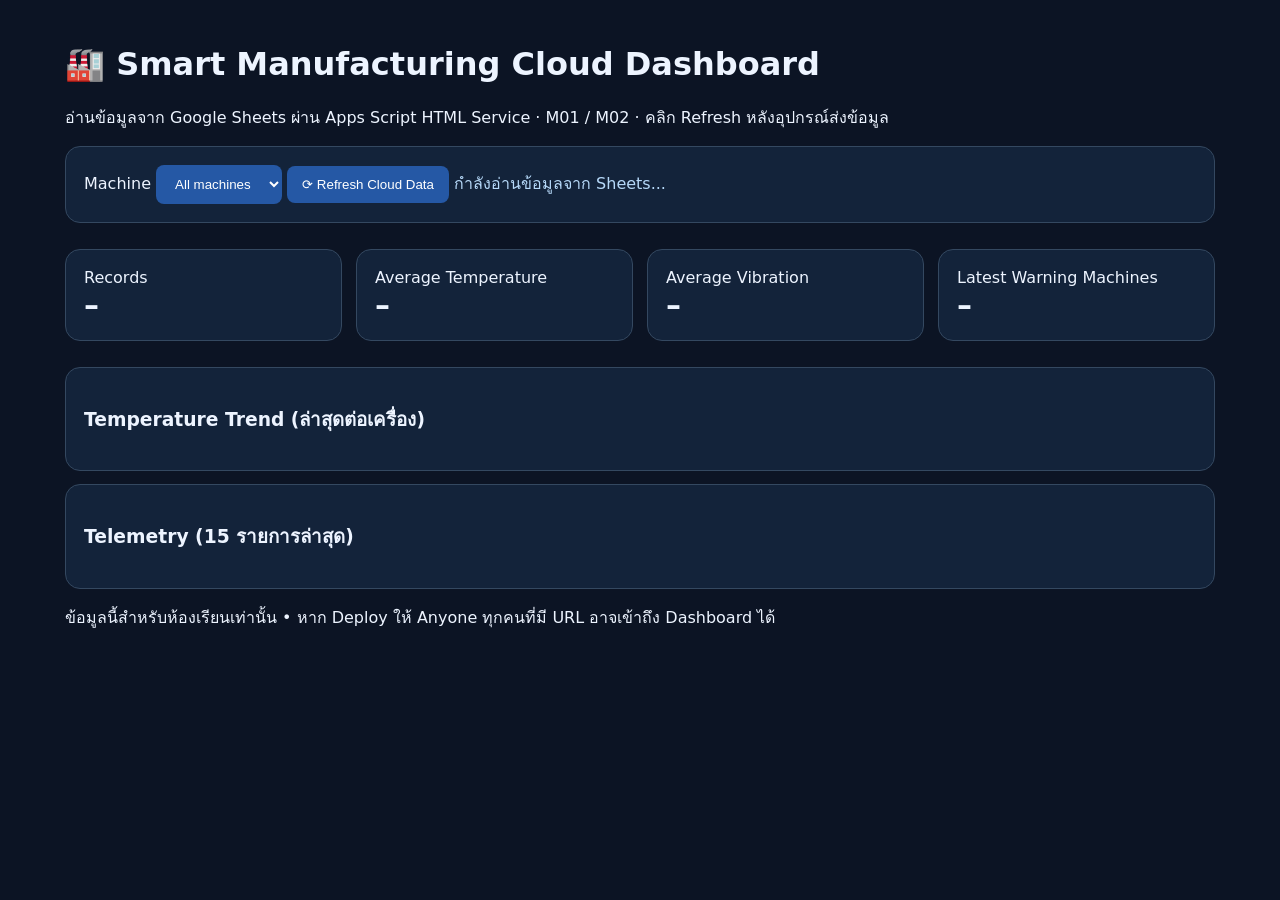
<file: cloud/Dashboard.html>
<!doctype html><html lang="th"><head><base target="_top"><meta charset="utf-8"><meta name="viewport" content="width=device-width,initial-scale=1"><title>Smart Factory Cloud BI</title><style>body{font-family:system-ui,sans-serif;background:#0c1424;color:#edf4ff;margin:0;padding:24px}.wrap{max-width:1150px;margin:auto}.box{background:#13233a;border:1px solid #344860;border-radius:15px;padding:18px;margin:13px 0}.grid{display:grid;grid-template-columns:repeat(auto-fit,minmax(200px,1fr));gap:14px}.value{font-weight:bold;font-size:30px}select,button{padding:11px 15px;border-radius:8px;background:#2558a5;color:white;border:0}table{width:100%;border-collapse:collapse}th,td{text-align:left;border-bottom:1px solid #384860;padding:8px}svg{max-width:100%;height:auto}#msg{color:#b6d9f9}</style></head><body><main class="wrap"><h1>🏭 Smart Manufacturing Cloud Dashboard</h1><p>อ่านข้อมูลจาก Google Sheets ผ่าน Apps Script HTML Service · M01 / M02 · คลิก Refresh หลังอุปกรณ์ส่งข้อมูล</p><div class="box"><label>Machine <select id="machine" onchange="render()"><option value="ALL">All machines</option><option>M01</option><option>M02</option></select></label> <button onclick="refresh()">⟳ Refresh Cloud Data</button><span id="msg">กำลังโหลด...</span></div><div class="grid"><div class="box">Records<div id="count" class="value">–</div></div><div class="box">Average Temperature<div id="temp" class="value">–</div></div><div class="box">Average Vibration<div id="vib" class="value">–</div></div><div class="box">Latest Warning Machines<div id="warnings" class="value">–</div></div></div><div class="box"><h3>Temperature Trend (ล่าสุดต่อเครื่อง)</h3><div id="plot"></div></div><div class="box"><h3>Telemetry (15 รายการล่าสุด)</h3><div id="tbl" style="overflow:auto"></div></div><p>ข้อมูลนี้สำหรับห้องเรียนเท่านั้น • หาก Deploy ให้ Anyone ทุกคนที่มี URL อาจเข้าถึง Dashboard ได้</p></main><script>
let rows=[];
const esc=s=>String(s??'').replace(/[&<>\"]/g,c=>({'&':'&amp;','<':'&lt;','>':'&gt;','"':'&quot;'}[c]));
function refresh(){document.getElementById('msg').textContent=' กำลังอ่านข้อมูลจาก Sheets...';google.script.run.withSuccessHandler(r=>{rows=Array.isArray(r)?r:[];document.getElementById('msg').textContent=' ดึงข้อมูลสำเร็จ '+rows.length+' แถว';render()}).withFailureHandler(e=>{document.getElementById('msg').textContent=' ERROR: '+e.message}).getDashboardData()}
function render(){let filter=document.getElementById('machine').value;let list=rows.filter(x=>filter==='ALL'||x.machine_id===filter);const set=(i,v)=>document.getElementById(i).textContent=v;set('count',list.length);set('temp',list.length?(list.reduce((s,x)=>s+x.temperature,0)/list.length).toFixed(1)+' °C':'–');set('vib',list.length?(list.reduce((s,x)=>s+x.vibration,0)/list.length).toFixed(2)+' mm/s':'–');let latest={};list.forEach(x=>latest[x.machine_id]=x);set('warnings',Object.values(latest).filter(x=>x.machine_status==='WARNING').length);let keys=['timestamp','machine_id','temperature','vibration','machine_status','total_count'];document.getElementById('tbl').innerHTML='<table><tr>'+keys.map(k=>'<th>'+k+'</th>').join('')+'</tr>'+list.slice(-15).reverse().map(x=>'<tr>'+keys.map(k=>'<td>'+esc(x[k])+'</td>').join('')+'</tr>').join('')+'</table>';
let series=['M01','M02'].filter(m=>filter==='ALL'||filter===m).map(m=>({id:m,values:rows.filter(x=>x.machine_id===m).slice(-24).map(x=>x.temperature)}));let curves=series.map((s,i)=>{let pts=s.values.map((v,j)=>`${55+j*690/Math.max(s.values.length-1,1)},${220-(Math.max(20,Math.min(100,v))-20)*2}`).join(' ');return `<polyline fill="none" stroke="${i?'#4ade80':'#60a5fa'}" stroke-width="3" points="${pts}"/><text x="${70+i*100}" y="25" fill="${i?'#4ade80':'#60a5fa'}">${s.id}</text>`}).join('');document.getElementById('plot').innerHTML=`<svg viewBox="0 0 800 255"><path d="M55 40V220H750" fill="none" stroke="#8ba2bc"/><text x="5" y="45" fill="#9db">100°C</text><text x="10" y="220" fill="#9db">20°C</text>${curves}</svg>`}
refresh();
</script></body></html>
</file>
<file: assets/style.css>
:root{font-family:Inter,'Noto Sans Thai',system-ui,sans-serif;color:#e5ecf5;background:#0b1220}*{box-sizing:border-box}body{margin:0}a{color:#7dd3fc}button,input,textarea,select{font:inherit}button{cursor:pointer;border:0;border-radius:10px;background:#2563eb;color:white;padding:11px 16px}button.secondary{background:#24354c}button:hover{filter:brightness(1.16)}header{background:#111c2f;border-bottom:1px solid #2c415b;padding:18px max(20px,calc((100% - 1160px)/2))}header a{color:white;text-decoration:none;margin-right:16px}header small{color:#93a8c3}.wrap{max-width:1160px;margin:28px auto;padding:0 20px}.hero{background:linear-gradient(115deg,#12315c,#14233a);padding:30px;border-radius:20px}.muted{color:#9fb1c9}.grid{display:grid;grid-template-columns:repeat(auto-fit,minmax(265px,1fr));gap:16px}.card,.panel{background:#111d30;border:1px solid #2b3b53;border-radius:16px;padding:20px;margin:16px 0}.card h3,.panel h3{margin-top:2px}.chip{display:inline-block;border:1px solid #4a668d;background:#1b3457;padding:4px 9px;border-radius:99px;font-size:12px}.step{padding:13px 0;border-bottom:1px solid #27394e}.step:last-child{border:0}code,pre{background:#08111f;color:#d9e9ff;border-radius:10px}pre{padding:16px;overflow:auto;max-height:520px;white-space:pre-wrap}input,select,textarea{background:#0c1728;border:1px solid #435876;border-radius:9px;color:white;padding:10px;width:100%}textarea{min-height:100px}label{display:block;margin:10px 0 4px;color:#c4d5ec}table{border-collapse:collapse;width:100%;font-size:14px}td,th{padding:10px;border-bottom:1px solid #30415a;text-align:left;vertical-align:top}.status{color:#74dfc2}.warn{color:#fbbf79}.actions{display:flex;gap:10px;flex-wrap:wrap;margin:14px 0}.cols{display:grid;grid-template-columns:repeat(2,minmax(0,1fr));gap:14px}.big{font-size:30px;font-weight:800}.bar{height:12px;background:#263b53;border-radius:8px;overflow:hidden}.bar>div{height:100%;background:#38bdf8}.svgWrap svg{width:100%;height:auto}.quiz label{display:flex;align-items:flex-start;gap:6px}.quiz input{width:auto;margin-top:5px}.notice{border-left:4px solid #38bdf8;padding:12px 16px;background:#122941;border-radius:8px}.result{margin-top:12px;line-height:1.75}footer{padding:25px;text-align:center;color:#97abc5}@media(max-width:700px){.cols{grid-template-columns:1fr}header{padding:14px}table{font-size:12px}}@media print{body{background:white;color:black}.actions,header,button{display:none!important}.panel{border:1px solid #999;background:white;color:black}input,textarea{color:black;background:white}}
</file>
